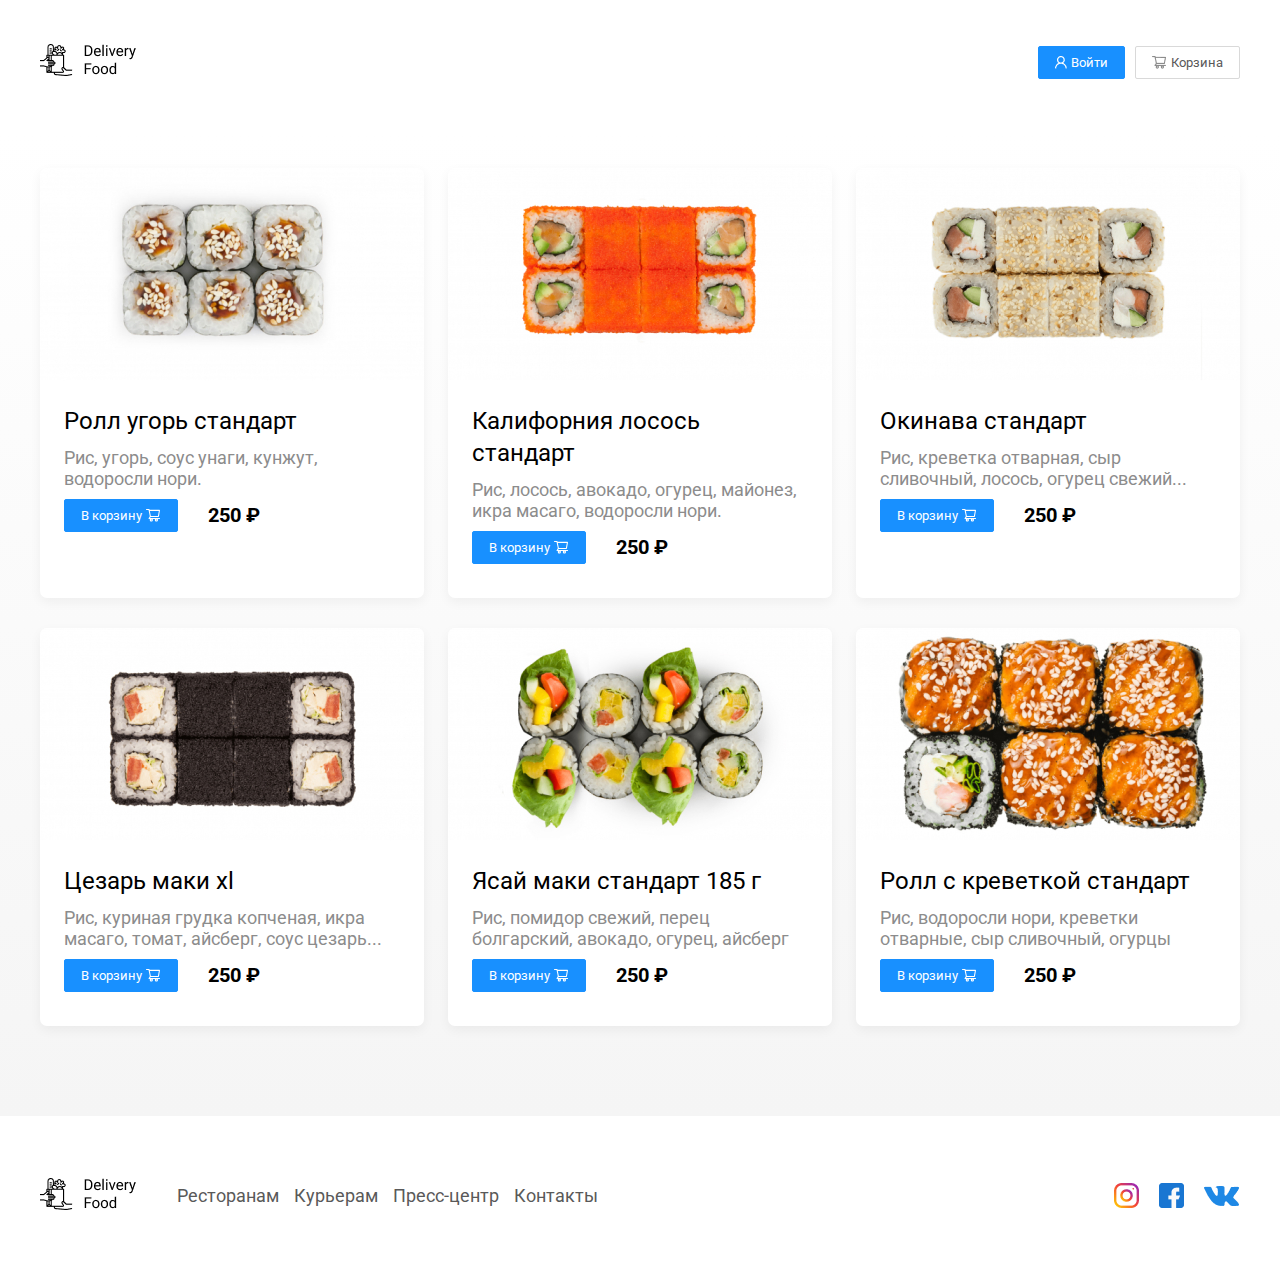
<file: goods.html>
<!DOCTYPE html>
<html lang="ru">

<head>
    <meta charset="UTF-8">
    <meta name="viewport" content="width=device-width, initial-scale=1.0">
    <link rel="preconnect" href="https://fonts.googleapis.com">
    <link rel="preconnect" href="https://fonts.gstatic.com" crossorigin>
    <link href="https://fonts.googleapis.com/css2?family=Roboto:wght@400;700&display=swap" rel="stylesheet">
    <link rel="stylesheet" href="./css/style.css">
    <script src="./script/index.js" defer></script>
    <title>Delivery Food</title>
</head>

<body>
    <div class="page-wrapper">
        <header class="header">
            <div class="container">
                <div class="heeader-box">
                    <a href="./index.html" class="header-logo logo">
                        <img src="./image/logo.png" alt="logo">
                    </a>
                    <div class="header-controls">
                        <button class="btn btn-primary">
                            <img src="./image/icons/user.png" alt="user">
                            Войти
                        </button>
                        <button class="btn btn-outline"  id="cart-button">
                            <img src="./image/icons/shoping-card.png" alt="shoping-card">
                            Корзина
                        </button>
                    </div>
                </div>
            </div>
        </header>

        <main class="main">

            <section class="products">
                <div class="container">
                    <div class="products-wrapper">
                        <div class="products-card">
                            <div class="products-card__image">
                                <img src="./image/goods/good-1.jpg" alt="good-1">
                            </div>
                            <div class="products-card__description">
                                <div class="products-card__description-row">
                                    <h5 class="products-card__description--name">
                                        Ролл угорь стандарт
                                    </h5>
                                </div>
                                <div class="products-card__description-row">
                                    <p class="products-card__description--text">
                                        Рис, угорь, соус унаги, кунжут, водоросли нори.
                                    </p>
                                </div>

                                <div class="products-card__description-row">
                                    <div class="products-card__description-controls">
                                        <button class="btn btn-primary">
                                            В корзину
                                            <img src="./image/icons/shoping-card-white.svg" alt="shoping-card">
                                        </button>
                                        <span class="products-card__description-controls--price">250 ₽</span>
                                    </div>
                                </div>
                            </div>
                        </div>

                        <div class="products-card">
                            <div class="products-card__image">
                                <img src="./image/goods/good-2.jpg" alt="good-2">
                            </div>
                            <div class="products-card__description">
                                <div class="products-card__description-row">
                                    <h5 class="products-card__description--name">
                                        Калифорния лосось стандарт
                                    </h5>
                                </div>
                                <div class="products-card__description-row">
                                    <p class="products-card__description--text">
                                        Рис, лосось, авокадо, огурец, майонез, икра масаго, водоросли нори.
                                    </p>
                                </div>

                                <div class="products-card__description-row">
                                    <div class="products-card__description-controls">
                                        <button class="btn btn-primary">
                                            В корзину
                                            <img src="./image/icons/shoping-card-white.svg" alt="shoping-card">
                                        </button>
                                        <span class="products-card__description-controls--price">250 ₽</span>
                                    </div>
                                </div>
                            </div>
                        </div>

                        <div class="products-card">
                            <div class="products-card__image">
                                <img src="./image/goods/good-3.jpg" alt="good-3">
                            </div>
                            <div class="products-card__description">
                                <div class="products-card__description-row">
                                    <h5 class="products-card__description--name">
                                        Окинава стандарт
                                    </h5>
                                </div>
                                <div class="products-card__description-row">
                                    <p class="products-card__description--text">
                                        Рис, креветка отварная, сыр сливочный, лосось, огурец свежий...
                                    </p>
                                </div>

                                <div class="products-card__description-row">
                                    <div class="products-card__description-controls">
                                        <button class="btn btn-primary">
                                            В корзину
                                            <img src="./image/icons/shoping-card-white.svg" alt="shoping-card">
                                        </button>
                                        <span class="products-card__description-controls--price">250 ₽</span>
                                    </div>
                                </div>
                            </div>
                        </div>

                        <div class="products-card">
                            <div class="products-card__image">
                                <img src="./image/goods/good-4.jpg" alt="good-4">
                            </div>
                            <div class="products-card__description">
                                <div class="products-card__description-row">
                                    <h5 class="products-card__description--name">
                                        Цезарь маки хl
                                    </h5>
                                </div>
                                <div class="products-card__description-row">
                                    <p class="products-card__description--text">
                                        Рис, куриная грудка копченая, икра масаго, томат, айсберг, соус цезарь...
                                    </p>
                                </div>

                                <div class="products-card__description-row">
                                    <div class="products-card__description-controls">
                                        <button class="btn btn-primary">
                                            В корзину
                                            <img src="./image/icons/shoping-card-white.svg" alt="shoping-card">
                                        </button>
                                        <span class="products-card__description-controls--price">250 ₽</span>
                                    </div>
                                </div>
                            </div>
                        </div>

                        <div class="products-card">
                            <div class="products-card__image">
                                <img src="./image/goods/good-5.jpg" alt="good-5">
                            </div>
                            <div class="products-card__description">
                                <div class="products-card__description-row">
                                    <h5 class="products-card__description--name">
                                        Ясай маки стандарт 185 г
                                    </h5>
                                </div>
                                <div class="products-card__description-row">
                                    <p class="products-card__description--text">
                                        Рис, помидор свежий, перец болгарский, авокадо, огурец, айсберг
                                    </p>
                                </div>

                                <div class="products-card__description-row">
                                    <div class="products-card__description-controls">
                                        <button class="btn btn-primary">
                                            В корзину
                                            <img src="./image/icons/shoping-card-white.svg" alt="shoping-card">
                                        </button>
                                        <span class="products-card__description-controls--price">250 ₽</span>
                                    </div>
                                </div>
                            </div>
                        </div>

                        <div class="products-card">
                            <div class="products-card__image">
                                <img src="./image/goods/good-6.jpg" alt="good-6">
                            </div>
                            <div class="products-card__description">
                                <div class="products-card__description-row">
                                    <h5 class="products-card__description--name">
                                        Ролл с креветкой стандарт
                                    </h5>
                                </div>
                                <div class="products-card__description-row">
                                    <p class="products-card__description--text">
                                        Рис, водоросли нори, креветки отварные, сыр сливочный, огурцы
                                    </p>
                                </div>

                                <div class="products-card__description-row">
                                    <div class="products-card__description-controls">
                                        <button class="btn btn-primary">
                                            В корзину
                                            <img src="./image/icons/shoping-card-white.svg" alt="shoping-card">
                                        </button>
                                        <span class="products-card__description-controls--price">250 ₽</span>
                                    </div>
                                </div>
                            </div>
                        </div>
                    </div>


                </div>
            </section>
        </main>

        <div class="cart-modal__overlay">
            <div class="cart-modal">
                <div class="cart-modal__header">
                    <h2 class="cart-modal__header--title">Корзина</h2>
                    <span class="cart-modal__header--close">
                        <img src="./image/icons/close.svg" alt="close">
                    </span>
                </div>
                <div class="cart-modal__body">
                    <div class="cart-item">
                        <p class="cart-item__title">
                            Ролл угорь стандарт
                        </p>
                        <div class="cart-item__controls">
                            <div class="cart-item__controls--price">
                                250 ₽
                            </div>
                            <button class="btn btn-outline">-</button>
                            <div class="cart-item__controls--count">1</div>
                            <button class="btn btn-outline">+</button>
                        </div>
                    </div>

                    <div class="cart-item">
                        <p class="cart-item__title">
                            Ролл угорь стандарт
                        </p>
                        <div class="cart-item__controls">
                            <div class="cart-item__controls--price">
                                250 ₽
                            </div>
                            <button class="btn btn-outline">-</button>
                            <div class="cart-item__controls--count">1</div>
                            <button class="btn btn-outline">+</button>
                        </div>
                    </div>

                    <div class="cart-item">
                        <p class="cart-item__title">
                            Ролл угорь стандарт
                        </p>
                        <div class="cart-item__controls">
                            <div class="cart-item__controls--price">
                                250 ₽
                            </div>
                            <button class="btn btn-outline">-</button>
                            <div class="cart-item__controls--count">1</div>
                            <button class="btn btn-outline">+</button>
                        </div>
                    </div>

                    <div class="cart-item">
                        <p class="cart-item__title">
                            Ролл угорь стандарт
                        </p>
                        <div class="cart-item__controls">
                            <div class="cart-item__controls--price">
                                250 ₽
                            </div>
                            <button class="btn btn-outline">-</button>
                            <div class="cart-item__controls--count">1</div>
                            <button class="btn btn-outline">+</button>
                        </div>
                    </div>

                    <div class="cart-item">
                        <p class="cart-item__title">
                            Ролл угорь стандарт
                        </p>
                        <div class="cart-item__controls">
                            <div class="cart-item__controls--price">
                                250 ₽
                            </div>
                            <button class="btn btn-outline">-</button>
                            <div class="cart-item__controls--count">1</div>
                            <button class="btn btn-outline">+</button>
                        </div>
                    </div>
                </div>


                <div class="cart-modal__footer">
                    <div class="cart-modal__footer--price">
                        1250 ₽
                    </div>
                    <div class="cart-modal__footer--controls">
                        <button class="btn btn-primary">
                            Оформить заказ
                        </button>
                        <button class="btn btn-outline">
                            Отмена
                        </button>
                    </div>
                </div>
            </div>
        </div>

        <footer class="footer">
            <div class="container">
                <div class="footer-box">
                    <a href="./index.html" class="footer-logo logo">
                        <img src="./image/logo.png" alt="logo">
                    </a>
                    <div class="footer-nav">
                        <ul>
                            <a href="./goods.html">
                                <li>Ресторанам</li>
                            </a>
                            <a href="./goods.html">
                                <li>Курьерам</li>
                            </a>
                            <a href="./goods.html">
                                <li>Пресс-центр</li>
                            </a>
                            <a href="./goods.html">
                                <li>Контакты</li>
                            </a>
                        </ul>
                    </div>
                    <div class="footer-social">
                        <img src="./image/social/instagram.png" alt="INST">
                        <img src="./image/social/facebook.png" alt="FB">
                        <img src="./image/social/vk.png" alt="VK">
                    </div>
                </div>

            </div>
        </footer>
    </div>

</body>

</html>
</file>
<file: css/style.css>
* {
    box-sizing: border-box;
    font-family: Roboto;
    font-style: normal;
    line-height: normal;
}

body {
    margin: 0;
    padding: 0;
}

main {
    flex-grow: 1;
    background: linear-gradient(180deg, rgba(245, 245, 245, 0.00) 1.04%, #f5f5f5 100%);
}

.page-wrapper {
    display: flex;
    flex-direction: column;
    min-height: 100vh;
}

.container {
    width: 100%;
    height: 100%;
    max-width: 1230px;
    margin: 0 auto;
    padding-left: 15px;
    padding-right: 15px;
}


.btn {
    display: flex;
    padding: 8px 16px;
    align-items: center;
    gap: 4px;
    outline: none;
    cursor: pointer;
}

.btn-primary {
    border-radius: 2px;
    background: #1890ff;
    border: 1px solid #1890ff;
    color: #fff;
}

.btn-outline {
    border-radius: 2px;
    border: 1px solid #d9d9d9;
    background: #fff;
    box-shadow: 0 0 2px 0 rgba(0, 0, 0, 0.00);
    color: #595959;
}

.logo {
    min-width: 100px;
}

.logo img {
    width: 100%;
}

.header {
    display: flex;
    align-items: center;
    min-height: 124px;
}

.heeader-box {
    height: 100%;
    display: flex;
    align-items: center;
    justify-content: space-between;
}

.header-logo {}

.header-controls {
    display: flex;
    align-items: center;
    justify-content: flex-end;
    gap: 10px;
}

.footer {
    display: flex;
    align-items: center;
    min-height: 156px;
    padding: 60px 0;
}

.footer-box {
    height: 100%;
    display: flex;
    flex-wrap: wrap;
    align-items: center;
    justify-content: space-between;
    gap: 36px;
}

.footer-logo {}

.footer-nav {
    flex-grow: 1;
}

.footer-nav ul {
    display: flex;
    align-items: center;
    list-style: none;
    padding: 0;
    margin: 0;
    gap: 15px;
    flex-wrap: wrap;
}

.footer-nav ul li {
    color: #595959;
    font-size: 18px;
    font-weight: 400;

}

.footer-nav ul a {
 text-decoration: none;

}

.footer-social {
    display: flex;
    align-items: center;
    justify-content: flex-end;
    gap: 20px;
}

.banner {
    margin-bottom: 56px;
}

.banner-item {
    background-image: url(./image/banners/banner-img.png);
    background-color: #fff1b8;
    background-repeat: no-repeat;
    background-size: contain;
    background-position: center right;
    padding: 68px;
    border-radius: 10px;
}

.banner-item--title {
    color: #302c34;
    font-size: 39px;
    font-weight: 700;
    max-width: 50%;
    margin-top: 0;
    margin-bottom: 15px;
}

.banner-item--subtitle {
    color: #302c34;
    font-size: 24px;
    font-weight: 400;
    max-width: 50%;
    margin: 0;
}

.products-header {
    display: flex;
    align-items: center;
    justify-content: space-between;
    flex-wrap: wrap;
    gap: 24px;
}

.products-header--title {
    color: #000;
    font-size: 36px;
    font-weight: 700;
    margin: 0;
}

.products-header--search {
    min-width: 306px;
    height: 34px;
    border-radius: 2px;
    border: 1px solid #d9d9d9;
    background: #fff;
    padding: 5px 12px;
}

.products-header--search:focus {
    outline: none;
    border: 1px solid #d9d9d9;
}

.products-header--search::placeholder {
    color: #bfbfbf;
    font-size: 16px;
    font-weight: 400;
    line-height: 24px;
}

.products-wrapper {
    margin-top: 44px;
    margin-bottom: 90px;
    display: flex;
    flex-wrap: wrap;
    row-gap: 30px;
    column-gap: 24px;
}

.products-card {
    width: calc((100% - 48px) / 3);
    border-radius: 7px;
    background: #fff;
    box-shadow: 0 4px 12px 0 rgba(0, 0, 0, 0.05);
    overflow: hidden;
    text-decoration: none;
}

.products-card__image {
    width: 100%;
}

.products-card__image img {
    width: 100%;
}


.products-card__description {
    padding: 20px 24px 34px 24px;
}

.products-card__description-row {
    display: flex;
    align-items: center;
    justify-content: space-between;
}

.products-card__description-row:not(:last-child) {
    margin-bottom: 10px;
}


.products-card__description--title {
    color: #000;
    font-size: 24px;
    font-weight: 700;
    line-height: 32px;
    margin: 0;
}

.products-card__description--badge {
    color: #fff;
    font-size: 12px;
    font-weight: 400;
    line-height: 20px;
    border-radius: 2px;
    background: #262626;
    padding: 1px 8px;
}

.products-card__description-info {
    display: flex;
    align-items: center;
    justify-content: flex-start;
    flex-wrap: wrap;
    gap: 25px;
    row-gap: 25px;
    column-gap: 25px;
}

.products-card__description-info--raiting {
    color: #ffc107;
    font-size: 18px;
    font-weight: 700;
    line-height: 32px;
}

.products-card__description-info--price {
    color: #8c8c8c;
    font-size: 18px;
    font-weight: 400;
    line-height: 32px;
}

.products-card__description-info--group {
    color: c;
    font-size: 18px;
    font-weight: 400;
    line-height: 32px;
    position: relative;
}

.products-card__description-info--group::before {
    content: '';
    display: block;
    width: 5px;
    height: 5px;
    border-radius: 50%;
    background-color: #8c8c8c;
    position: absolute;
    left: -14px;
    top: 14px;
}

.products-card__description--name {
    margin: 0;
    color: #000;
    font-size: 24px;
    font-weight: 400;
    line-height: 32px;
}

.products-card__description--text {
    margin: 0;
    color: #8c8c8c;
    font-size: 18px;
    font-weight: 400;
}

.products-card__description-controls {
    display: flex;
    align-items: center;
    justify-content: flex-start;
    flex-wrap: wrap;
    grid-row: 10px;
    column-gap: 30px;
}

.products-card__description-controls--price {
    color: #000;
    font-size: 20px;
    font-weight: 700;
    line-height: 32px;
}

.cart-modal__overlay {
    display: none;
    position: fixed;
    top: 0;
    right: 0;
    bottom: 0;
    left: 0;
    background: rgba(0, 0, 0, 0.40);
    align-items: center;
    justify-content: center;
}

.cart-modal__overlay.open {
    display: flex;
}

.cart-modal {
    width: 100%;
    max-width: 780px;
    padding: 40px 45px;
    border-radius: 5px;
    background: #fff;
}

.cart-modal__header {
    display: flex;
    align-items: center;
    justify-content: space-between;
    margin-bottom: 48px;
}

.cart-modal__header--title {
    color: #000;
    font-size: 36px;
    font-weight: 700;
    margin: 0;
}

.cart-modal__header--close {
    cursor: pointer;
}

.cart-modal__footer {
    display: flex;
    align-items: center;
    justify-content: space-between;
    flex-wrap: wrap;
    gap: 10px;
    margin-top: 50px;
}

.cart-modal__footer--price {
    border-radius: 5px;
    background: #262626;
    color: #fafafa;
    font-size: 20px;
    font-weight: 700;
    padding: 15px 20px;
}

.cart-modal__footer--controls {
    display: flex;
    align-items: center;
    gap: 10px;
}

.cart-item {
    display: flex;
    align-items: center;
    justify-content: space-between;
    flex-wrap: wrap;
    gap: 10px;
}

.cart-item:not(:last-child) {
    padding-bottom: 10px;
    margin-bottom: 10px;
    border-bottom: 1px solid #d9d9d9;
}

.cart-item__title {
    color: #000;
    font-size: 18px;
    font-weight: 400;
    line-height: 32px;
    margin: 0;
}

.cart-item__controls {
    display: flex;
    align-items: center;
}

.cart-item__controls--price {
    margin-right: 47px;
    color: #000;
    font-size: 20px;
    font-weight: 700;
    line-height: 32px;
}

.cart-item__controls button {
    border: 1px solid #40a9ff;
    color: #40a9ff;
}

.cart-item__controls--count {
    margin-left: 15px;
    margin-right: 15px;
}

@media (max-width: 991px) {
    .banner-item {
        background-image: none;
    }

    .banner-item--title {
        max-width: 100%
    }

    .banner-item--subtitle {
        max-width: 100%;
    }

    .products-card {
        width: calc((100% - 24px) / 2);
    }
}

@media (max-width: 768px) {


    .products-card {
        width: 100%;
    }
}
</file>
